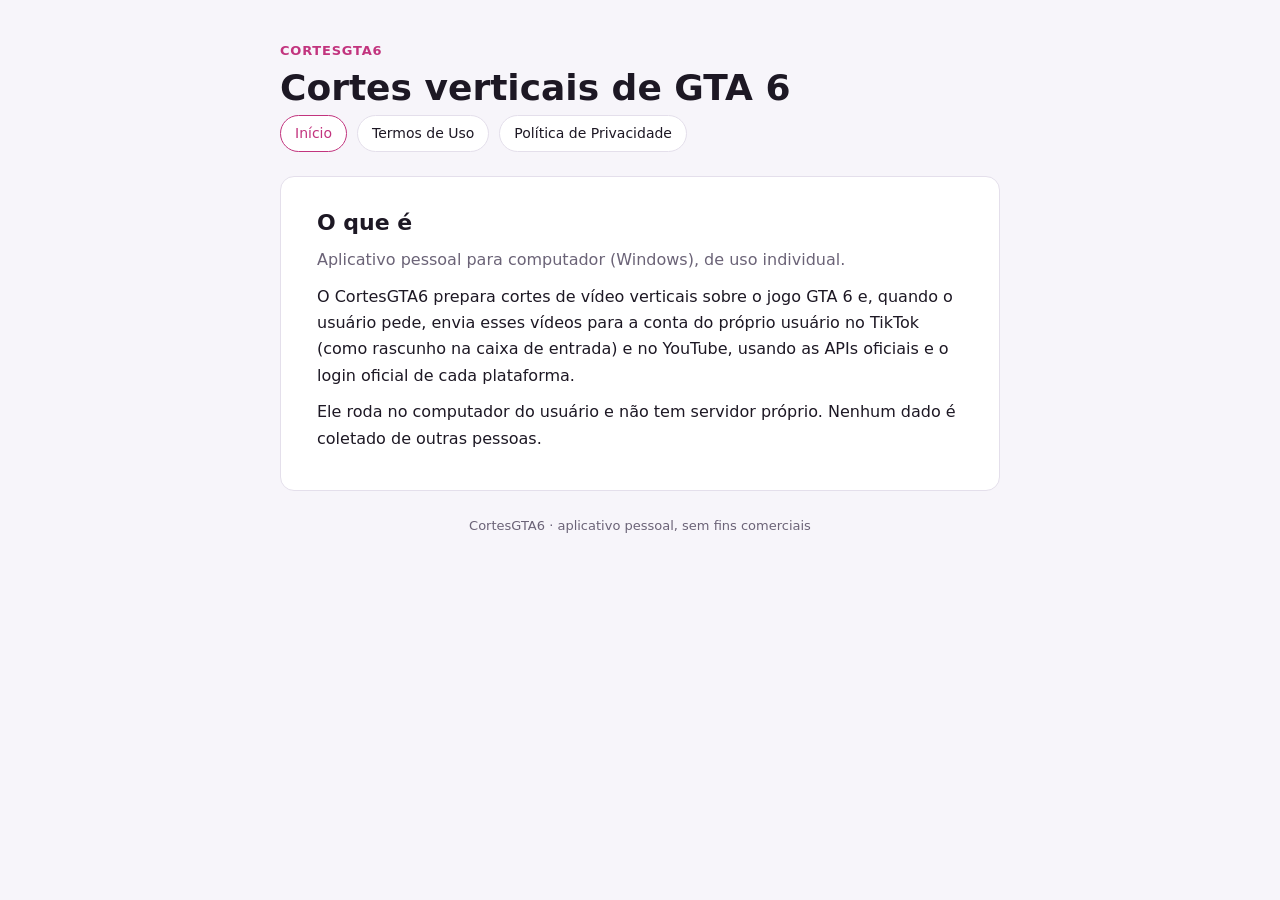
<file: index.html>
<!doctype html>
<html lang="pt-BR">
<head>
<meta charset="utf-8">
<meta name="viewport" content="width=device-width, initial-scale=1, viewport-fit=cover">
<title>CortesGTA6</title>
<link rel="stylesheet" href="estilo.css">
</head>
<body>
<div class="folha">
  <header>
    <span class="app">CortesGTA6</span>
    <h1>Cortes verticais de GTA 6</h1>
    <nav>
      <a href="./" aria-current="page">Início</a>
      <a href="termos.html">Termos de Uso</a>
      <a href="privacidade.html">Política de Privacidade</a>
    </nav>
  </header>
  <section>
    <h2>O que é</h2>
    <p class="resumo">Aplicativo pessoal para computador (Windows), de uso individual.</p>
    <p>O CortesGTA6 prepara cortes de vídeo verticais sobre o jogo GTA 6 e, quando o usuário pede, envia esses vídeos para a conta do próprio usuário no TikTok (como rascunho na caixa de entrada) e no YouTube, usando as APIs oficiais e o login oficial de cada plataforma.</p>
    <p>Ele roda no computador do usuário e não tem servidor próprio. Nenhum dado é coletado de outras pessoas.</p>
  </section>
  <footer>CortesGTA6 · aplicativo pessoal, sem fins comerciais</footer>
</div>
</body>
</html>
</file>
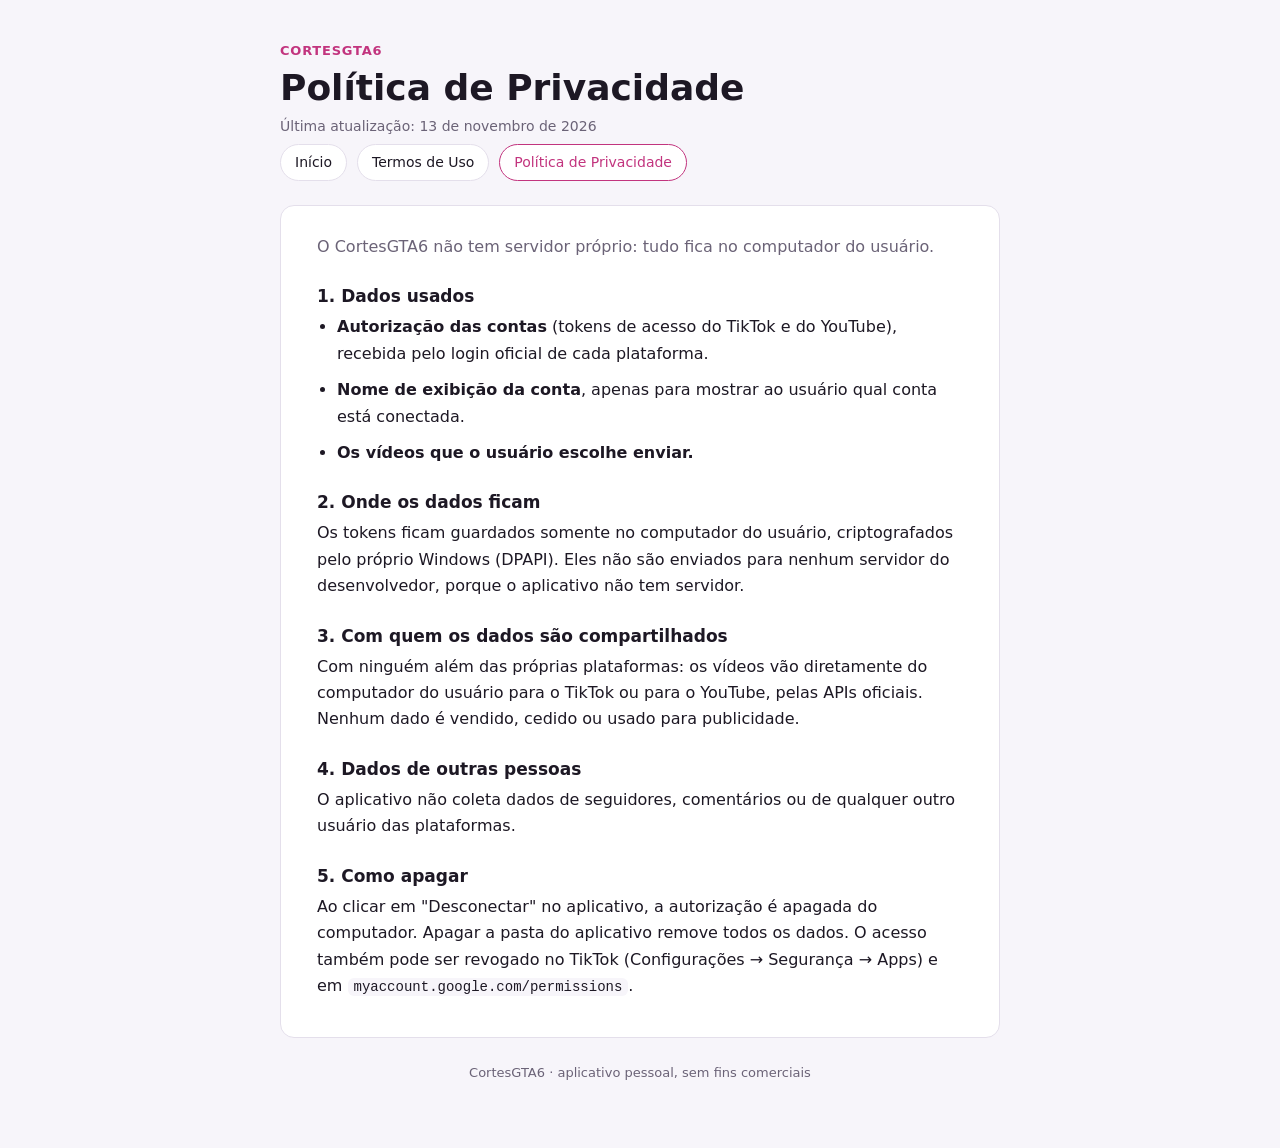
<file: privacidade/index.html>
<!doctype html>
<html lang="pt-BR">
<head>
<meta charset="utf-8">
<meta name="viewport" content="width=device-width, initial-scale=1, viewport-fit=cover">
<title>CortesGTA6 · Política de Privacidade</title>
<link rel="stylesheet" href="../estilo.css">
</head>
<body>
<div class="folha">
  <header>
    <span class="app">CortesGTA6</span>
    <h1>Política de Privacidade</h1>
    <span class="data">Última atualização: 13 de novembro de 2026</span>
    <nav>
      <a href="../">Início</a>
      <a href="../termos/">Termos de Uso</a>
      <a href="../privacidade/" aria-current="page">Política de Privacidade</a>
    </nav>
  </header>
  <section>
    <p class="resumo">O CortesGTA6 não tem servidor próprio: tudo fica no computador do usuário.</p>

    <h3>1. Dados usados</h3>
    <ul>
      <li><b>Autorização das contas</b> (tokens de acesso do TikTok e do YouTube), recebida pelo login oficial de cada plataforma.</li>
      <li><b>Nome de exibição da conta</b>, apenas para mostrar ao usuário qual conta está conectada.</li>
      <li><b>Os vídeos que o usuário escolhe enviar.</b></li>
    </ul>

    <h3>2. Onde os dados ficam</h3>
    <p>Os tokens ficam guardados somente no computador do usuário, criptografados pelo próprio Windows (DPAPI). Eles não são enviados para nenhum servidor do desenvolvedor, porque o aplicativo não tem servidor.</p>

    <h3>3. Com quem os dados são compartilhados</h3>
    <p>Com ninguém além das próprias plataformas: os vídeos vão diretamente do computador do usuário para o TikTok ou para o YouTube, pelas APIs oficiais. Nenhum dado é vendido, cedido ou usado para publicidade.</p>

    <h3>4. Dados de outras pessoas</h3>
    <p>O aplicativo não coleta dados de seguidores, comentários ou de qualquer outro usuário das plataformas.</p>

    <h3>5. Como apagar</h3>
    <p>Ao clicar em "Desconectar" no aplicativo, a autorização é apagada do computador. Apagar a pasta do aplicativo remove todos os dados. O acesso também pode ser revogado no TikTok (Configurações → Segurança → Apps) e em <code>myaccount.google.com/permissions</code>.</p>
  </section>
  <footer>CortesGTA6 · aplicativo pessoal, sem fins comerciais</footer>
</div>
</body>
</html>
</file>
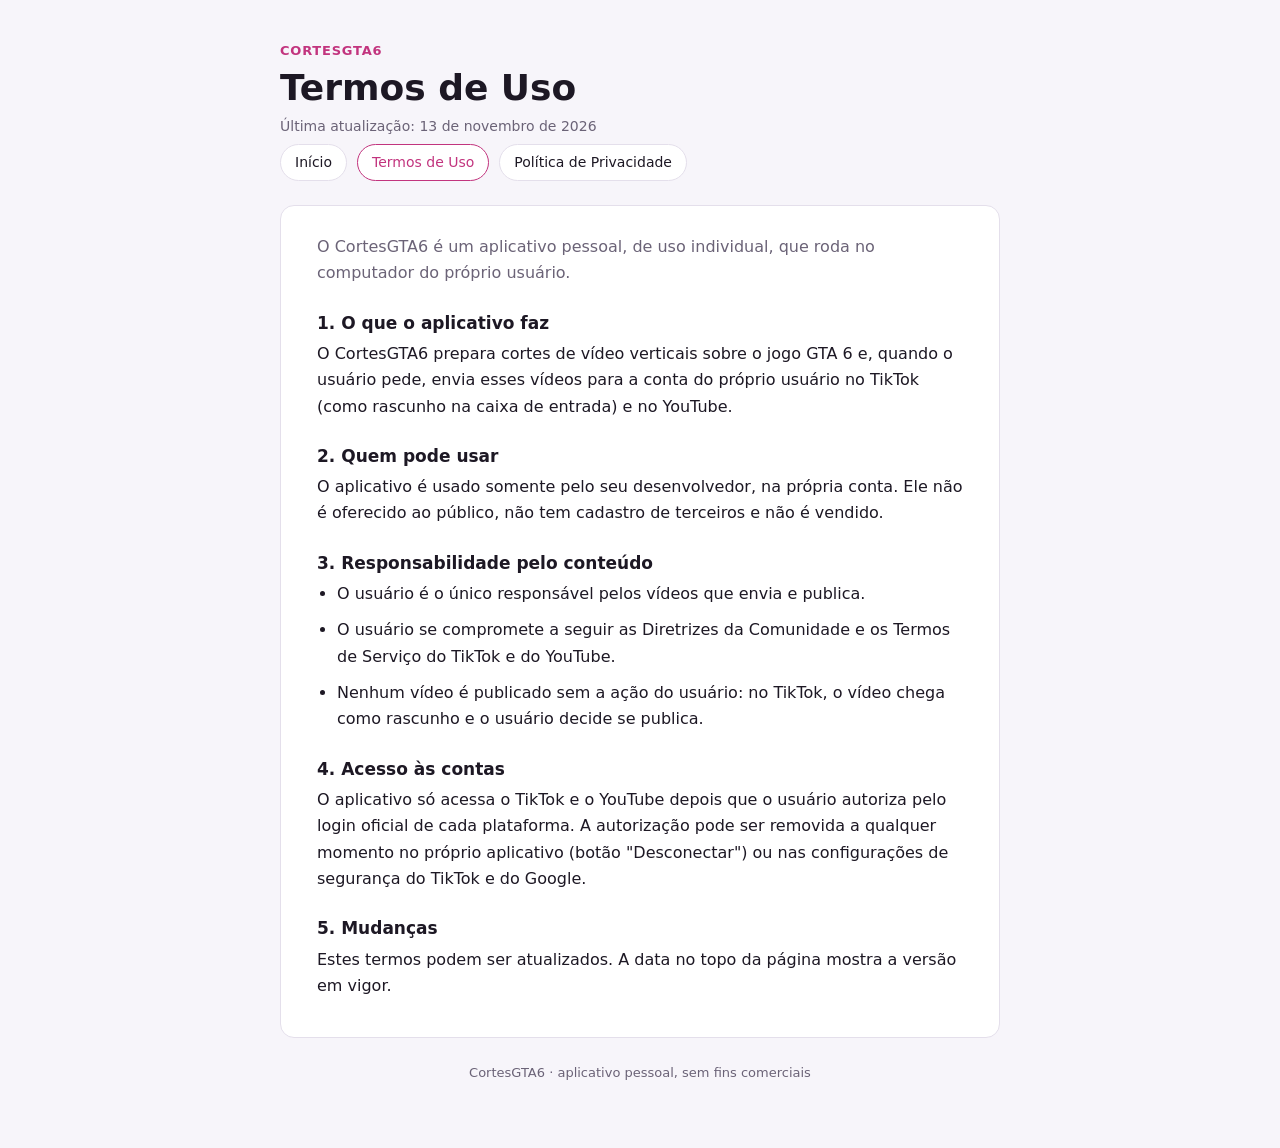
<file: termos/index.html>
<!doctype html>
<html lang="pt-BR">
<head>
<meta charset="utf-8">
<meta name="viewport" content="width=device-width, initial-scale=1, viewport-fit=cover">
<title>CortesGTA6 · Termos de Uso</title>
<link rel="stylesheet" href="../estilo.css">
</head>
<body>
<div class="folha">
  <header>
    <span class="app">CortesGTA6</span>
    <h1>Termos de Uso</h1>
    <span class="data">Última atualização: 13 de novembro de 2026</span>
    <nav>
      <a href="../">Início</a>
      <a href="../termos/" aria-current="page">Termos de Uso</a>
      <a href="../privacidade/">Política de Privacidade</a>
    </nav>
  </header>
  <section>
    <p class="resumo">O CortesGTA6 é um aplicativo pessoal, de uso individual, que roda no computador do próprio usuário.</p>

    <h3>1. O que o aplicativo faz</h3>
    <p>O CortesGTA6 prepara cortes de vídeo verticais sobre o jogo GTA 6 e, quando o usuário pede, envia esses vídeos para a conta do próprio usuário no TikTok (como rascunho na caixa de entrada) e no YouTube.</p>

    <h3>2. Quem pode usar</h3>
    <p>O aplicativo é usado somente pelo seu desenvolvedor, na própria conta. Ele não é oferecido ao público, não tem cadastro de terceiros e não é vendido.</p>

    <h3>3. Responsabilidade pelo conteúdo</h3>
    <ul>
      <li>O usuário é o único responsável pelos vídeos que envia e publica.</li>
      <li>O usuário se compromete a seguir as Diretrizes da Comunidade e os Termos de Serviço do TikTok e do YouTube.</li>
      <li>Nenhum vídeo é publicado sem a ação do usuário: no TikTok, o vídeo chega como rascunho e o usuário decide se publica.</li>
    </ul>

    <h3>4. Acesso às contas</h3>
    <p>O aplicativo só acessa o TikTok e o YouTube depois que o usuário autoriza pelo login oficial de cada plataforma. A autorização pode ser removida a qualquer momento no próprio aplicativo (botão "Desconectar") ou nas configurações de segurança do TikTok e do Google.</p>

    <h3>5. Mudanças</h3>
    <p>Estes termos podem ser atualizados. A data no topo da página mostra a versão em vigor.</p>
  </section>
  <footer>CortesGTA6 · aplicativo pessoal, sem fins comerciais</footer>
</div>
</body>
</html>
</file>
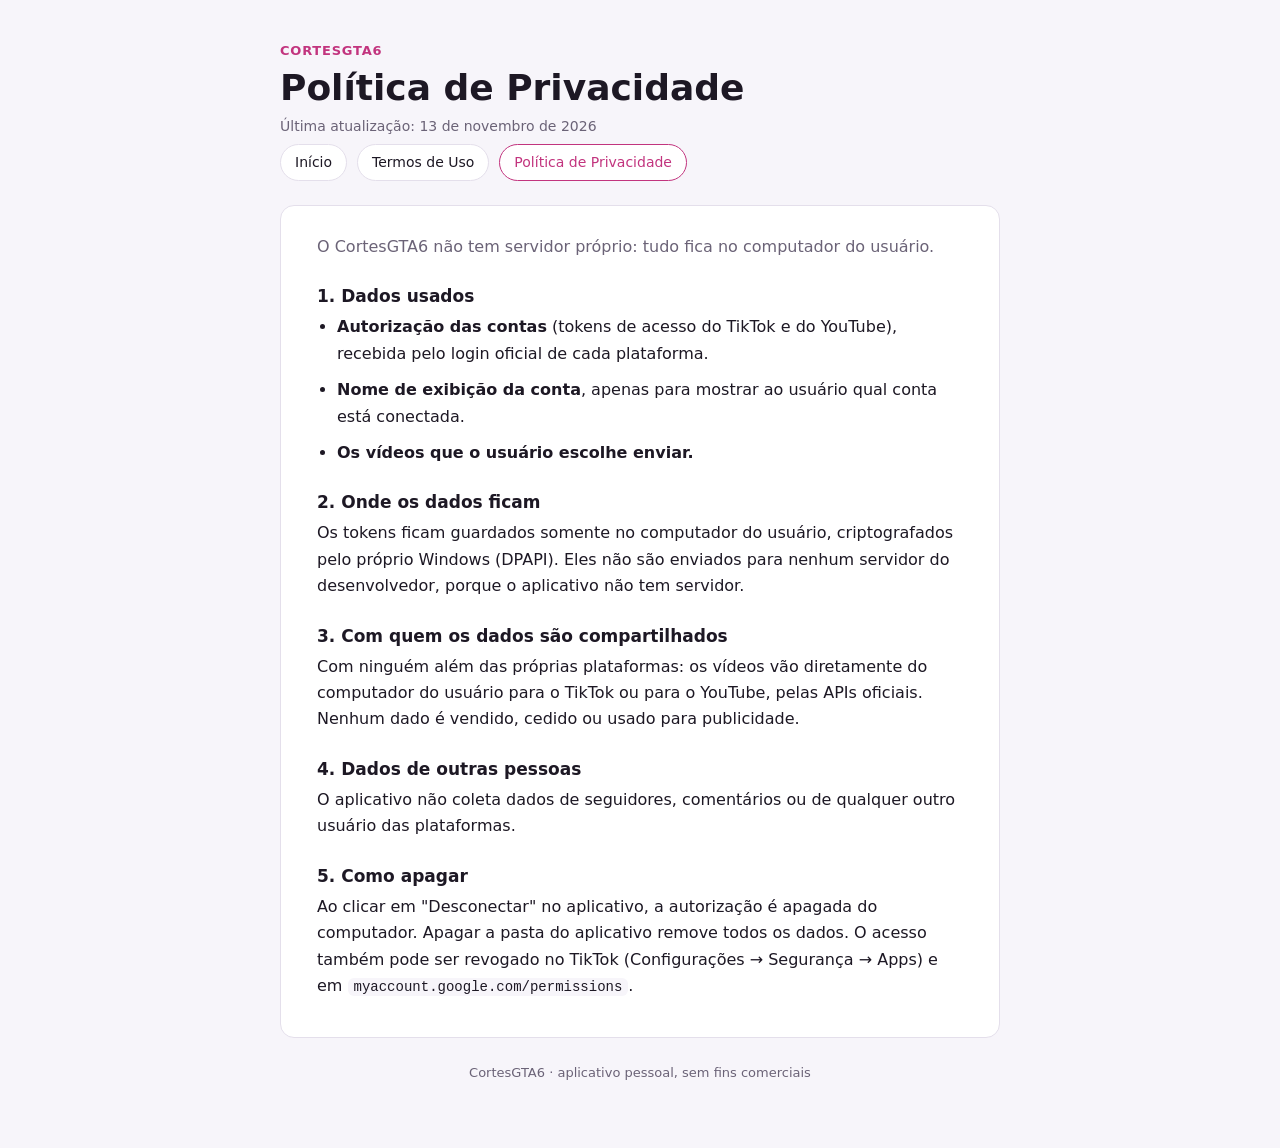
<file: privacidade.html>
<!doctype html>
<html lang="pt-BR">
<head>
<meta charset="utf-8">
<meta name="viewport" content="width=device-width, initial-scale=1, viewport-fit=cover">
<title>CortesGTA6 · Política de Privacidade</title>
<link rel="stylesheet" href="estilo.css">
</head>
<body>
<div class="folha">
  <header>
    <span class="app">CortesGTA6</span>
    <h1>Política de Privacidade</h1>
    <span class="data">Última atualização: 13 de novembro de 2026</span>
    <nav>
      <a href="./">Início</a>
      <a href="termos.html">Termos de Uso</a>
      <a href="privacidade.html" aria-current="page">Política de Privacidade</a>
    </nav>
  </header>
  <section>
    <p class="resumo">O CortesGTA6 não tem servidor próprio: tudo fica no computador do usuário.</p>

    <h3>1. Dados usados</h3>
    <ul>
      <li><b>Autorização das contas</b> (tokens de acesso do TikTok e do YouTube), recebida pelo login oficial de cada plataforma.</li>
      <li><b>Nome de exibição da conta</b>, apenas para mostrar ao usuário qual conta está conectada.</li>
      <li><b>Os vídeos que o usuário escolhe enviar.</b></li>
    </ul>

    <h3>2. Onde os dados ficam</h3>
    <p>Os tokens ficam guardados somente no computador do usuário, criptografados pelo próprio Windows (DPAPI). Eles não são enviados para nenhum servidor do desenvolvedor, porque o aplicativo não tem servidor.</p>

    <h3>3. Com quem os dados são compartilhados</h3>
    <p>Com ninguém além das próprias plataformas: os vídeos vão diretamente do computador do usuário para o TikTok ou para o YouTube, pelas APIs oficiais. Nenhum dado é vendido, cedido ou usado para publicidade.</p>

    <h3>4. Dados de outras pessoas</h3>
    <p>O aplicativo não coleta dados de seguidores, comentários ou de qualquer outro usuário das plataformas.</p>

    <h3>5. Como apagar</h3>
    <p>Ao clicar em "Desconectar" no aplicativo, a autorização é apagada do computador. Apagar a pasta do aplicativo remove todos os dados. O acesso também pode ser revogado no TikTok (Configurações → Segurança → Apps) e em <code>myaccount.google.com/permissions</code>.</p>
  </section>
  <footer>CortesGTA6 · aplicativo pessoal, sem fins comerciais</footer>
</div>
</body>
</html>
</file>
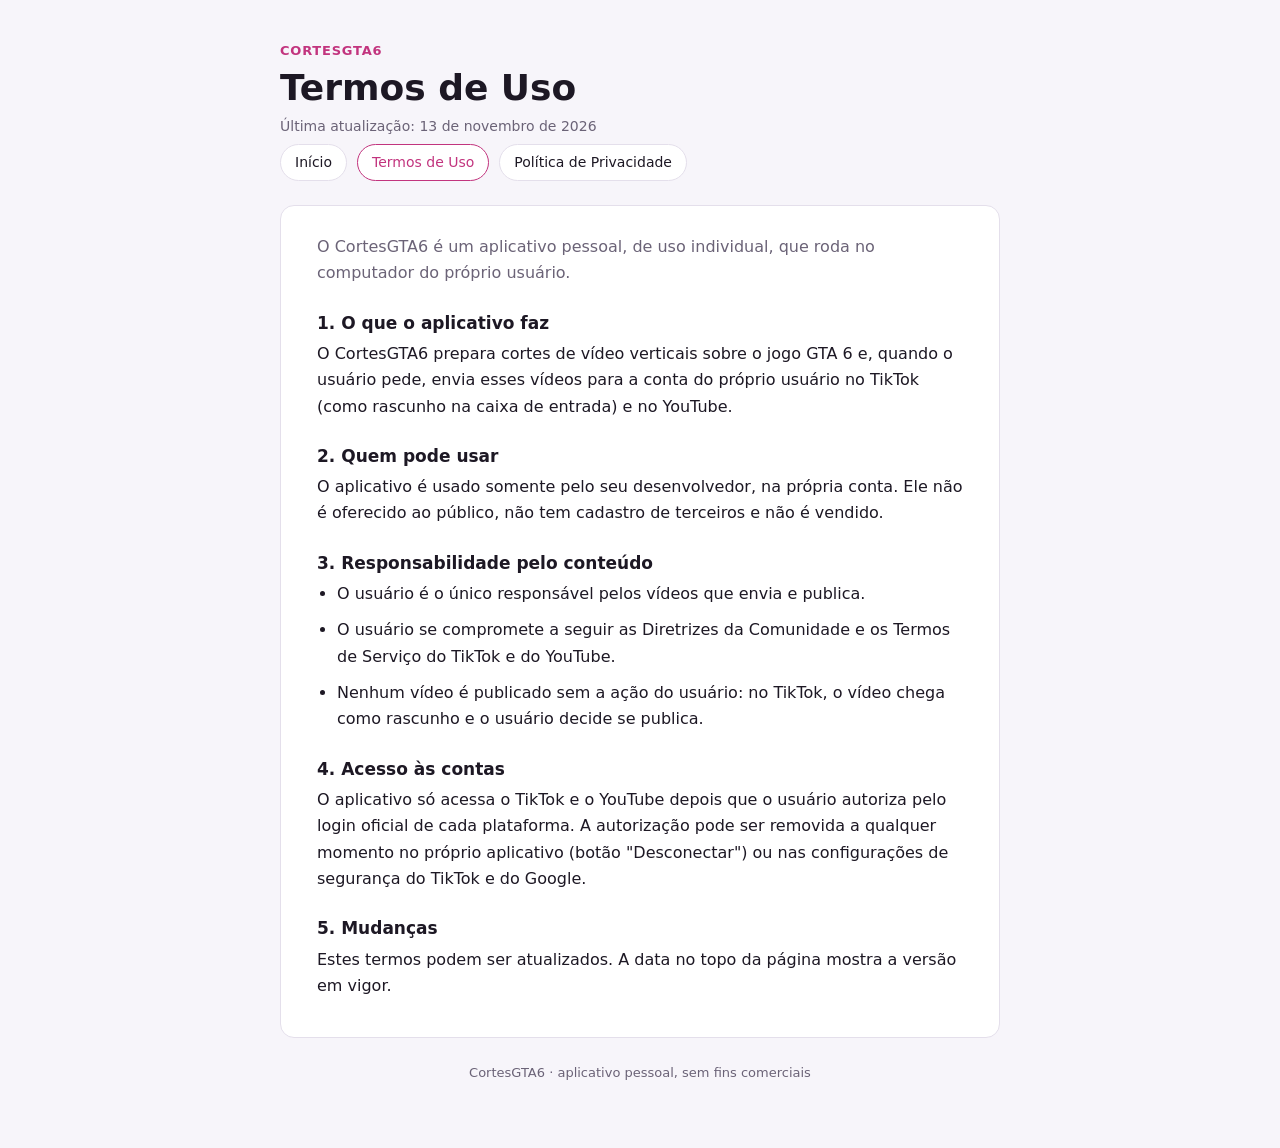
<file: termos.html>
<!doctype html>
<html lang="pt-BR">
<head>
<meta charset="utf-8">
<meta name="viewport" content="width=device-width, initial-scale=1, viewport-fit=cover">
<title>CortesGTA6 · Termos de Uso</title>
<link rel="stylesheet" href="estilo.css">
</head>
<body>
<div class="folha">
  <header>
    <span class="app">CortesGTA6</span>
    <h1>Termos de Uso</h1>
    <span class="data">Última atualização: 13 de novembro de 2026</span>
    <nav>
      <a href="./">Início</a>
      <a href="termos.html" aria-current="page">Termos de Uso</a>
      <a href="privacidade.html">Política de Privacidade</a>
    </nav>
  </header>
  <section>
    <p class="resumo">O CortesGTA6 é um aplicativo pessoal, de uso individual, que roda no computador do próprio usuário.</p>

    <h3>1. O que o aplicativo faz</h3>
    <p>O CortesGTA6 prepara cortes de vídeo verticais sobre o jogo GTA 6 e, quando o usuário pede, envia esses vídeos para a conta do próprio usuário no TikTok (como rascunho na caixa de entrada) e no YouTube.</p>

    <h3>2. Quem pode usar</h3>
    <p>O aplicativo é usado somente pelo seu desenvolvedor, na própria conta. Ele não é oferecido ao público, não tem cadastro de terceiros e não é vendido.</p>

    <h3>3. Responsabilidade pelo conteúdo</h3>
    <ul>
      <li>O usuário é o único responsável pelos vídeos que envia e publica.</li>
      <li>O usuário se compromete a seguir as Diretrizes da Comunidade e os Termos de Serviço do TikTok e do YouTube.</li>
      <li>Nenhum vídeo é publicado sem a ação do usuário: no TikTok, o vídeo chega como rascunho e o usuário decide se publica.</li>
    </ul>

    <h3>4. Acesso às contas</h3>
    <p>O aplicativo só acessa o TikTok e o YouTube depois que o usuário autoriza pelo login oficial de cada plataforma. A autorização pode ser removida a qualquer momento no próprio aplicativo (botão "Desconectar") ou nas configurações de segurança do TikTok e do Google.</p>

    <h3>5. Mudanças</h3>
    <p>Estes termos podem ser atualizados. A data no topo da página mostra a versão em vigor.</p>
  </section>
  <footer>CortesGTA6 · aplicativo pessoal, sem fins comerciais</footer>
</div>
</body>
</html>
</file>
<file: estilo.css>
:root {
  --bg: #f7f5fa; --papel: #ffffff; --fg: #1d1824; --sub: #6b6377; --linha: #e4dfeb; --acento: #c2347e;
  --display: "Segoe UI Semibold", "Segoe UI", system-ui, -apple-system, sans-serif;
  --texto: "Segoe UI", system-ui, -apple-system, Roboto, sans-serif;
}
@media (prefers-color-scheme: dark) {
  :root { --bg: #110e17; --papel: #18141f; --fg: #eee9f5; --sub: #a59cb3; --linha: #2c2537; --acento: #ff6fb3; color-scheme: dark; }
}
* { box-sizing: border-box; }
body {
  margin: 0; background: var(--bg); color: var(--fg); font-family: var(--texto); font-size: 16px; line-height: 1.65;
  padding: 40px max(16px, env(safe-area-inset-right, 0px)) 64px max(16px, env(safe-area-inset-left, 0px));
}
.folha { max-width: 720px; margin: 0 auto; display: flex; flex-direction: column; gap: 24px; }
header { display: flex; flex-direction: column; gap: 6px; }
.app { font-weight: 700; letter-spacing: .06em; text-transform: uppercase; font-size: 13px; color: var(--acento); }
h1 { font-family: var(--display); font-size: clamp(28px, 5vw, 36px); line-height: 1.15; margin: 0; }
.data { color: var(--sub); font-size: 14px; }
nav { display: flex; gap: 10px; flex-wrap: wrap; }
nav a { color: var(--fg); text-decoration: none; border: 1px solid var(--linha); border-radius: 999px; padding: 6px 14px; font-size: 14px; background: var(--papel); }
nav a:hover, nav a:focus-visible, nav a[aria-current] { border-color: var(--acento); color: var(--acento); outline: none; }
section { background: var(--papel); border: 1px solid var(--linha); border-radius: 14px; padding: 28px clamp(18px, 4vw, 36px); }
h2 { font-family: var(--display); font-size: 22px; margin: 0 0 6px; }
h3 { font-family: var(--display); font-size: 17px; margin: 22px 0 4px; }
p, li { max-width: 65ch; margin: 0 0 10px; }
ul { padding-left: 20px; margin: 0 0 10px; }
.resumo { color: var(--sub); }
code { font-size: 14px; background: var(--bg); padding: 1px 6px; border-radius: 6px; }
a { color: var(--acento); }
footer { color: var(--sub); font-size: 13px; text-align: center; }
</file>
